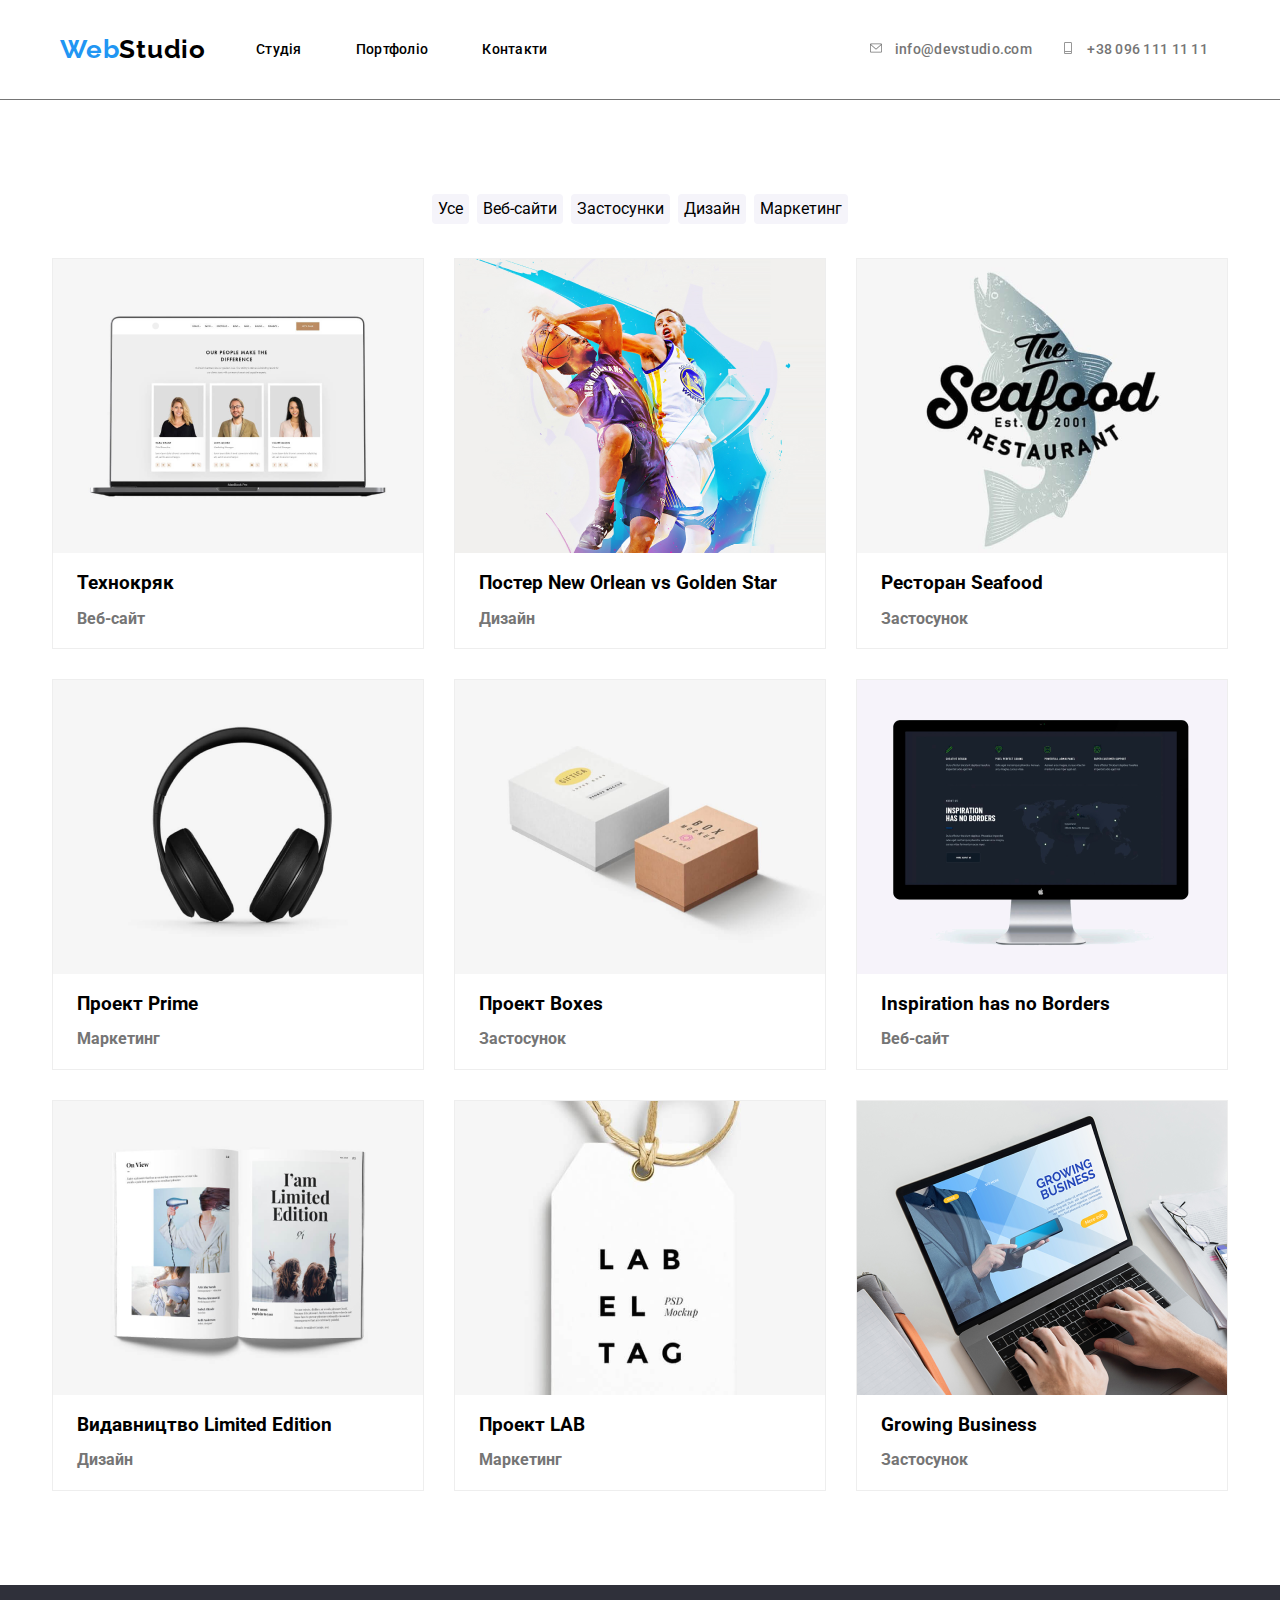
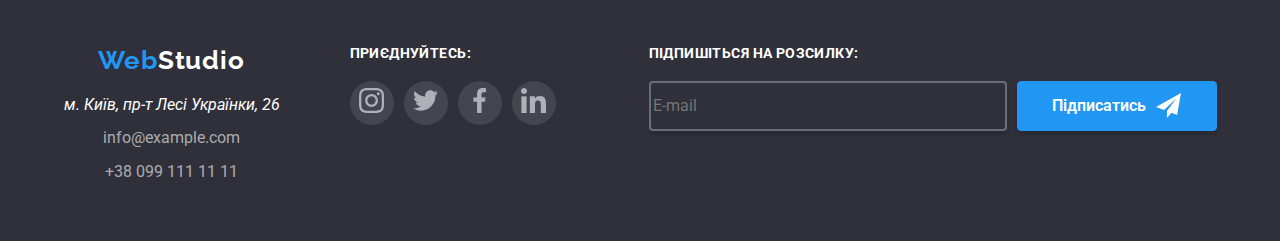
<file: portfolio.html>
<!DOCTYPE html>
<html lang="en">
<head>
    <meta charset="UTF-8">
    <meta http-equiv="X-UA-Compatible" content="IE=edge">
    <meta name="viewport" content="width=device-width, initial-scale=1.0">
    <title>Портофоліо</title>
    <link rel="stylesheet" href="https://cdnjs.cloudflare.com/ajax/libs/modern-normalize/1.1.0/modern-normalize.min.css">
    <link rel="stylesheet" href="./sass/portfolio.css" type="text/css">
    <link href="https://fonts.googleapis.com/css2?family=Raleway:wght@700&display=swap" rel="stylesheet">
    <link href="https://fonts.googleapis.com/css2?family=Roboto:wght@900&display=swap" rel="stylesheet">
    <link href="https://fonts.googleapis.com/css2?family=Roboto&display=swap" rel="stylesheet">
</head>
<body>
    <header class="header">
      <section class="container">
        <div class="header__main">
          <a href="index.html" class="header__logo"> <span>Web</span>Studio </a>
          <nav class="nav">
            <ul class="nav__list">
              <li class="nav__item">
                <a class="nav__link" href="#">Студія</a>
              </li>
              <li class="nav__item">
                <a class="nav__link" href="./portfolio.html">Портфоліо</a>
              </li>
              <li class="nav__item">
                <a class="nav__link" href="#">Контакти</a>
              </li>
            </ul>
          </nav>
        </div>

        <div class="contacts">
          <div class="contacts__group">
            <a class="contacts__link" href="mailto:info@devstudio.com">
              <svg class="header__contacts-svg">
                <use href="./img/symbol-defs.svg#icon-email"></use>
              </svg>
              <span>info@devstudio.com</span>
            </a>
          </div>
          <div class="contacts__group">
            <a class="contacts__link" href="tel:+380961111111">
              <svg class="header__contacts-svg">
                <use href="./img/symbol-defs.svg#icon-telefon"></use>
              </svg>
              <span>+38 096 111 11 11</span>
            </a>
          </div>
        </div>
        <nav class="header__nav">
          <button data-menu-button class="header__btn" type="button">
            <svg class="header__icon">
              <use class="header__icon-menu" href="./img/sprite.svg#menu"></use>
              <use
                class="header__icon-cross"
                href="./img/sprite.svg#cross"
              ></use>
            </svg>
          </button>

          <div data-menu class="header__pages">
            <ul>
              <li class="header__page">
                <a class="header__titles" href="#">Студія</a>
              </li>
              <li class="header__page">
                <a class="header__titles" href="./portfolio.html">Портфоліо</a>
              </li>
              <li class="header__page">
                <a class="header__titles" href="#">Контакти</a>
              </li>
            </ul>

            <ul class="header__links">
              <li>
                <a class="header__link" href="tel:+380961111111"
                  >+38 096 111 11 11</a
                >
              </li>
              <li>
                <a class="header__link" href="mailto:info@devstudio.com"
                  >info@devstudio.com</a
                >
              </li>
            </ul>

            <ul class="header__networks">
              <li>Instagram</li>
              <li>Twitter</li>
              <li>Facebook</li>
              <li>Linkedi n</li>
            </ul>
          </div>
        </nav>
      </section>
    </header>


<main>
  <!-- секція герой -->
  <section class="hero">
    <ul class="hero__list">
    <li><button class="hero__btn" type="button">Усе</button></li>
    <li><button class="hero__btn" type="button">Веб-сайти</button></li>
    <li><button class="hero__btn" type="button">Застосунки</button></li>
    <li><button class="hero__btn" type="button">Дизайн</button></li>
    <li><button class="hero__btn" type="button">Маркетинг</button></li>
    </ul>
    
</section>
    
<section class="posters">
    <ul class="posters-list">
      <li class="posters__item"><img class="posters__img" src="./images/img.png" alt="Технокряк">
      <p class="posters__hvr">Технокрик це сучасний майданчик поширення коронавірусу. 
          Компанії використовують цю платформу для 
          цифрового шпигунства та атак на захищені 
          сервери конкурентів.</p>
          <h3 class="posters__name">Технокряк</h3>
          <h4 class="posters__position">Веб-сайт</h4>
      </li>
    
      <li class="posters__item"><img class="posters__img" src="./images/img (1).png" alt="Постер New Orlean vs Golden Star"> <p class="posters__hvr">Технокрик це сучасний майданчик поширення коронавірусу. 
          Компанії використовують цю платформу для 
          цифрового шпигунства та атак на захищені 
          сервери конкурентів.</p>
      <h3 class="posters__name">Постер New Orlean vs Golden Star</h3>
      <h4 class="posters__position">Дизайн</h4>
    </li>
    
    <li class="posters__item"><img class="posters__img" src="./images/img (2).png" alt="Ресторан Seafood"> <p class="posters__hvr">Технокрик це сучасний майданчик поширення коронавірусу. 
          Компанії використовують цю платформу для 
          цифрового шпигунства та атак на захищені 
          сервери конкурентів.</p>
          <h3 class="posters__name">Ресторан Seafood</h3>
      <h4 class="posters__position">Застосунок</h4>
    </li>
    

      <li class="posters__item"><img class="posters__img" src="./images/img (3).png" alt="Проект Prime"> <p class="posters__hvr">Технокрик це сучасний майданчик поширення коронавірусу. 
          Компанії використовують цю платформу для 
          цифрового шпигунства та атак на захищені 
          сервери конкурентів.</p>
          <h3 class="posters__name">Проект Prime</h3>
      <h4 class="posters__position">Маркетинг</h4>
      </li>
      
    
      <li class="posters__item"><img class="posters__img" src="./images/img (4).png" alt="Проект Boxes"> <p class="posters__hvr">Технокрик це сучасний майданчик поширення коронавірусу. 
          Компанії використовують цю платформу для 
          цифрового шпигунства та атак на захищені 
          сервери конкурентів.</p>
          <h3 class="posters__name">Проект Boxes</h3>
      <h4 class="posters__position">Застосунок</h3>
      </li>

      
      <li class="posters__item"><img class="posters__img" src="./images/img (5).png" alt="Inspiration has no Borders"> <p class="posters__hvr">Технокрик це сучасний майданчик поширення коронавірусу. 
          Компанії використовують цю платформу для 
          цифрового шпигунства та атак на захищені 
          сервери конкурентів.</p>
      <h3 class="posters__name">Inspiration has no Borders</h3>
      <h4 class="posters__position">Веб-сайт</h4>
    </li>

      <li class="posters__item"><img class="posters__img" src="./images/img (6).png" alt="Видавництво Limited Edition"> <p class="posters__hvr">Технокрик це сучасний майданчик поширення коронавірусу. 
          Компанії використовують цю платформу для 
          цифрового шпигунства та атак на захищені 
          сервери конкурентів.</p>
      <h3 class="posters__name">Видавництво Limited Edition</h3>
      <h4 class="posters__position">Дизайн</h4>
    </li>
    
      <li class="posters__item"><img class="posters__img" src="./images/img (7).png" alt="Проект LAB"> <p class="posters__hvr">Технокрик це сучасний майданчик поширення коронавірусу. 
          Компанії використовують цю платформу для 
          цифрового шпигунства та атак на захищені 
          сервери конкурентів.</p>
          <h3 class="posters__name">Проект LAB</h3>
      <h4 class="posters__position">Маркетинг</h4>
    </li>
    
      <li class="posters__item"><img class="posters__img" src="./images/img (8).png" alt="Growing Business"> <p class="posters__hvr">Технокрик це сучасний майданчик поширення коронавірусу. 
          Компанії використовують цю платформу для 
          цифрового шпигунства та атак на захищені 
          сервери конкурентів.</p>
      <h3 class="posters__name">Growing Business</h3>
      <h4 class="posters__position">Застосунок</h4>
      </li>
    </ul>
</section>

</main>
<!-- <footer> -->
 <footer class="footer">
      <div class="container">
        <div>
          <a href="index.html" class="footer__logo"> <span>Web</span>Studio </a>
          <address class="footer__adress">
            м. Київ, пр-т Лесі Українки, 26
          </address>
          <ul class="footer__list">
            <li class="footer__item">
              <a class="footer-mail" href="malito:info@example.com"
                >info@example.com</a
              >
            </li>
            <li class="footer__item">+38 099 111 11 11</li>
          </ul>
        </div>
        <div class="footer__networks">
          <h3 class="network__title">Приєднуйтесь:</h3>
          <ul class="network__list">
                <li class="networks">
                  <a href="/">
                    <svg class="network__svg">
                      <use href="./img/symbol-defs.svg#icon-instagram"></use>
                    </svg>
                  </a>
                </li>
                <li class="networks">
                  <a href="/">
                    <svg class="network__svg">
                      <use href="./img/symbol-defs.svg#icon-twitter"></use>
                  </svg>
                </a>
                </li>
                <li class="networks">
                  <a href="/">
                    <svg class="network__svg">
                      <use href="./img/symbol-defs.svg#icon-facebook"></use>
                      </svg>
                    </a>
                </li>
                <li class="networks">
                  <a href="/">
                    <svg class="network__svg">
                      <use href="./img/symbol-defs.svg#icon-linkedin"></use>
                      </svg>
                    </a>
                </li>
              </ul>
        </div>

        <div class="subscribe">
          <h3 class="subscribe__title">Підпишіться на розсилку:</h3>
          <ul class="subscribe__list">
            <li>
              <input
                class="subscribe__input"
                type="text"
                placeholder="E-mail"
              />
            </li>
            <li>
              <button class="subscribe__btn">
                Підписатись
                <svg class="subscribe__svg">
                  <use href="./img/symbol-defs.svg#icon-telegram"></use>
                </svg>
              </button>
            </li>
          </ul>
        </div>
      </div>
    </footer>

  <script src="./js/mobile-menu.js"></script>
</body>
</html>
</file>
<file: sass/portfolio.css>
ul {
  margin: 0;
  list-style: none;
  padding: 0;
}

a {
  text-decoration: none;
}

h1, h3, h2, p {
  margin: 0;
}

img {
  display: block;
  width: 100%;
}

body {
  font-family: "Roboto";
  padding: 0;
}

title {
  font-weight: 700;
  font-size: 36px;
  line-height: 42px;
  text-align: center;
  color: #212121;
  padding-bottom: 50px;
}

.container {
  margin-right: auto;
  margin-left: auto;
  padding-left: 15px;
  padding-right: 15px;
}
@media screen and (min-width: 480px) {
  .container {
    width: 480px;
  }
}
@media screen and (min-width: 768px) {
  .container {
    width: 768px;
  }
}
@media screen and (min-width: 1200px) {
  .container {
    width: 1200px;
  }
}

.header {
  position: relative;
  border-bottom: 1px solid #757575;
}
@media screen and (min-width: 768px) {
  .header {
    padding: 10px 10px;
  }
}

header .container {
  padding: 24px 20px;
  display: flex;
  justify-content: space-between;
}

.header__main {
  display: flex;
  align-items: center;
}
@media screen and (min-width: 768px) {
  .header__main {
    gap: 0;
  }
}

.header__logo {
  font-family: "Raleway";
  font-weight: 700;
  font-size: 26px;
  line-height: 31px;
  letter-spacing: 0.03em;
  color: #000;
}
@media screen and (min-width: 748px) {
  .header__logo {
    margin-right: 50px;
  }
}

.header__logo span {
  color: #2196F3;
}

.nav__list {
  display: flex;
  gap: 54px;
}
@media screen and (max-width: 480px) {
  .nav__list {
    display: none;
  }
}
@media screen and (max-width: 768px) {
  .nav__list {
    gap: 55px;
  }
}

.nav__link {
  color: #000;
  font-family: "Roboto";
  font-weight: 500;
  font-size: 14px;
  line-height: 16px;
  letter-spacing: 0.02em;
  cursor: pointer;
  padding: 12px 0;
  transition: all 0.3s linear;
  position: relative;
}

.nav__link:after {
  content: "";
  background: #2196F3;
  height: 4px;
  width: 100%;
  display: block;
  position: absolute;
  left: 0%;
  top: 68px;
  opacity: 0;
  transform: scaleX(0);
  transition: opacity 250ms cubic-bezier(1, -0.97, 0, -0.01) 250ms, transform 250ms cubic-bezier(1, -0.97, 0, -0.01) 250ms;
}
@media screen and (max-width: 768px) {
  .nav__link:after {
    top: 76px;
  }
}

.nav__link:hover:after {
  opacity: 1;
  transform: scaleX(1);
}

.nav__link:hover {
  color: #2196F3;
}

.contacts {
  display: none;
  align-items: center;
  gap: 30px;
}
@media screen and (min-width: 768px) {
  .contacts {
    display: block;
    margin-left: auto;
  }
}
@media screen and (min-width: 1200px) {
  .contacts {
    display: flex;
    align-items: center;
  }
}
@media screen and (max-width: 480px) {
  .contacts {
    display: none;
  }
}

.header__contacts-svg {
  width: 12px;
  height: 12px;
  fill: currentColor;
  margin-right: 10px;
}
@media screen and (max-width: 768px) {
  .header__contacts-svg {
    width: 14px;
    height: 14px;
  }
}

.contacts__link {
  color: rgb(117, 117, 117);
  font-family: "Roboto";
  font-weight: 500;
  font-size: 14px;
  line-height: 16px;
  letter-spacing: 0.02em;
}

.contacts__group:hover .contacts__link {
  color: #2196F3;
}

.contacts__group:hover path {
  fill: #2196F3;
}

.header__icon {
  width: 40px;
  height: 40px;
}
@media screen and (min-width: 481px) {
  .header__icon {
    display: none;
  }
}

.header__btn {
  display: block;
  border: none;
  background-color: transparent;
  margin-left: auto;
}

.header__btn .header__icon-cross {
  display: none;
}

.header__btn.is-open .header__icon-cross {
  display: block;
}

.header__btn.is-open .header__icon-menu {
  display: none;
}

.header__btn .header__icon-menu {
  display: block;
}

.header__pages {
  display: block;
  gap: 20px;
  position: absolute;
  background: #FFFFFF;
  box-shadow: 0px 4px 8px rgba(0, 0, 0, 0.04), 0px 2px 4px rgba(0, 0, 0, 0.08), 0px 1px 3px rgba(0, 0, 0, 0.16);
  top: 100%;
  left: 0;
  width: 100%;
  height: 100vh;
  display: none;
}

.header__pages.is-open {
  display: block;
}

.header__page {
  font-style: normal;
  font-weight: 500;
  font-size: 40px;
  line-height: 47px;
  letter-spacing: 0.02em;
  color: #212121;
  margin-bottom: 30px;
  margin-left: 40px;
}

.header__titles {
  color: #212121;
}

.header__titles:hover {
  color: #2196F3;
}

.header__link {
  font-style: normal;
  font-weight: 500;
  font-size: 30px;
  line-height: 47px;
  letter-spacing: 0.02em;
  margin-bottom: 30px;
  margin-left: 40px;
  color: #757575;
}

.header__links {
  margin-top: 200px;
}

.header__link:hover {
  color: #2196F3;
}

.header__networks {
  font-style: normal;
  font-weight: 500;
  font-size: 18px;
  line-height: 22px;
  letter-spacing: 0.02em;
  color: #2196F3;
  display: flex;
  gap: 20px;
  margin-left: 40px;
  margin-top: 64px;
}

footer {
  background: #2F303A;
  padding-top: 60px;
  padding-bottom: 60px;
}

footer .container {
  display: flex;
  flex-wrap: wrap;
  justify-content: center;
  text-align: center;
}
@media screen and (max-width: 480px) {
  footer .container {
    display: block;
  }
}

.footer__logo {
  font-family: "Raleway";
  font-weight: 700;
  font-size: 26px;
  line-height: 31px;
  letter-spacing: 0.03em;
  color: #FFFFFF;
}

.footer__logo span {
  color: #2196F3;
}

.footer__list {
  color: rgba(255, 255, 255, 0.6);
}

@media screen and (min-width: 480px) {
  .footer__item {
    padding-top: 15px;
  }
}

.footer__adress {
  color: #FFFFFF;
}
@media screen and (min-width: 480px) {
  .footer__adress {
    padding-top: 20px;
  }
}

.footer-mail {
  color: rgba(255, 255, 255, 0.6);
}

@media screen and (min-width: 768px) {
  .footer__networks {
    margin-left: 165px;
  }
}
@media screen and (min-width: 1200px) {
  .footer__networks {
    margin-left: 70px;
  }
}

.network__title {
  font-weight: 700;
  font-size: 14px;
  line-height: 16px;
  letter-spacing: 0.03em;
  text-transform: uppercase;
  color: #FFFFFF;
}
@media screen and (max-width: 480px) {
  .network__title {
    padding-top: 60px;
  }
}
@media screen and (min-width: 1200px) {
  .network__title {
    display: flex;
    justify-content: left;
  }
}

.network__list {
  display: flex;
  gap: 10px;
  margin-top: 20px;
}
@media screen and (max-width: 480px) {
  .network__list {
    justify-content: center;
  }
}

.networks {
  width: 44px;
  height: 44px;
  border-radius: 50px;
  background: rgba(255, 255, 255, 0.1);
  display: flex;
  justify-content: center;
  align-items: center;
  padding: 12px;
}

.networks svg {
  transition: all 1s cubic-bezier(0, -0.55, 1, 1.88);
  fill: #AFB1B8;
}

.networks:hover svg {
  fill: #2196F3;
}

@media screen and (min-width: 768px) {
  .subscribe {
    margin-top: 60px;
  }
}
@media screen and (min-width: 1200px) {
  .subscribe {
    margin-top: 0;
    margin-left: 93px;
  }
}

.subscribe__title {
  font-weight: 700;
  font-size: 14px;
  line-height: 16px;
  letter-spacing: 0.03em;
  text-transform: uppercase;
  color: #FFFFFF;
}
@media screen and (max-width: 480px) {
  .subscribe__title {
    padding-top: 60px;
    padding-bottom: 20px;
  }
}
@media screen and (min-width: 768px) {
  .subscribe__title {
    padding-bottom: 20px;
  }
}
@media screen and (min-width: 1200px) {
  .subscribe__title {
    display: flex;
    justify-content: left;
  }
}

.subscribe__list {
  display: flex;
  gap: 10px;
}
@media screen and (max-width: 480px) {
  .subscribe__list {
    display: block;
  }
}
@media screen and (max-width: 768px) {
  .subscribe__list {
    display: block;
  }
}

.subscribe__input {
  width: 358px;
  height: 50px;
  border: 2px solid rgba(255, 255, 255, 0.3);
  border-radius: 4px;
  box-shadow: 0px 4px 4px rgba(0, 0, 0, 0.15);
  background: #2F303A;
}
@media screen and (max-width: 480px) {
  .subscribe__input {
    width: 90%;
    height: 50px;
    padding-bottom: 20px;
  }
}
@media screen and (max-width: 768px) {
  .subscribe__input {
    margin-bottom: 20px;
  }
}

.subscribe__btn {
  width: 200px;
  height: 50px;
  color: #FFFFFF;
  font-weight: 600;
  background: #2196F3;
  box-shadow: 0px 4px 4px rgba(0, 0, 0, 0.15);
  border: 1px solid #2196F3;
  border-radius: 4px;
  display: flex;
  align-items: center;
  justify-content: center;
}

.subscribe__svg {
  fill: #FFFFFF;
  width: 25px;
  height: 25px;
  margin-left: 10px;
}

.network__svg {
  height: 25px;
  width: 25px;
}

.hero__btn {
  background: #F5F4FA;
  border-radius: 4px;
  height: 30px;
  border: none;
}
@media screen and (max-width: 768px) {
  .hero__btn {
    margin-top: 60px;
  }
}

.hero__btn:hover {
  background-color: #2196F3;
  color: #EEEEEE;
}

.hero__list {
  justify-content: center;
  gap: 8px;
  display: flex;
  flex-wrap: wrap;
}

@media screen and (max-width: 480px) {
  main {
    margin-top: 60px;
  }
}
@media screen and (min-width: 1200px) {
  main {
    margin-top: 94px;
    margin-bottom: 94px;
  }
}

.posters__item {
  background: #FFFFFF;
  border: 1px solid #EEEEEE;
}
@media screen and (min-width: 480px) {
  .posters__item {
    position: relative;
  }
}
@media screen and (max-width: 768px) {
  .posters__item {
    width: 354px;
  }
}

.posters__item::before {
  color: #FFFFFF;
  background: rgba(33, 150, 243, 0.9);
  content: "";
  display: block;
  position: absolute;
  width: 100%;
  height: 75%;
  opacity: 0;
}

.posters__item:hover::before {
  opacity: 1;
  fill: url(cubic-bezier(0, 0.99, 1, 0.32));
}

.posters__hvr {
  position: relative;
}
@media screen and (min-width: 700px) {
  .posters__hvr {
    position: relative;
  }
}

.posters__hvr {
  right: 25%;
  color: #FFFFFF;
  position: absolute;
  font-family: "Roboto";
  font-style: normal;
  font-weight: 100;
  font-size: 18px;
  line-height: 30px;
  letter-spacing: 0.03em;
  width: 100%;
  height: 168px;
  bottom: 40%;
  left: 5%;
  opacity: 0;
}

.posters__hvr:hover {
  opacity: 1;
}

.posters-list {
  display: flex;
  gap: 30px;
  flex-wrap: wrap;
  justify-content: center;
  margin-bottom: 24px;
  margin-top: 34px;
}

.posters__img {
  width: 100%;
}

.posters__name {
  margin-top: 20px;
  margin-left: 24px;
  width: 322px;
}

.posters__position {
  margin-top: 15px;
  color: #757575;
  margin-left: 24px;
  margin-bottom: 20px;
}/*# sourceMappingURL=portfolio.css.map */
</file>
